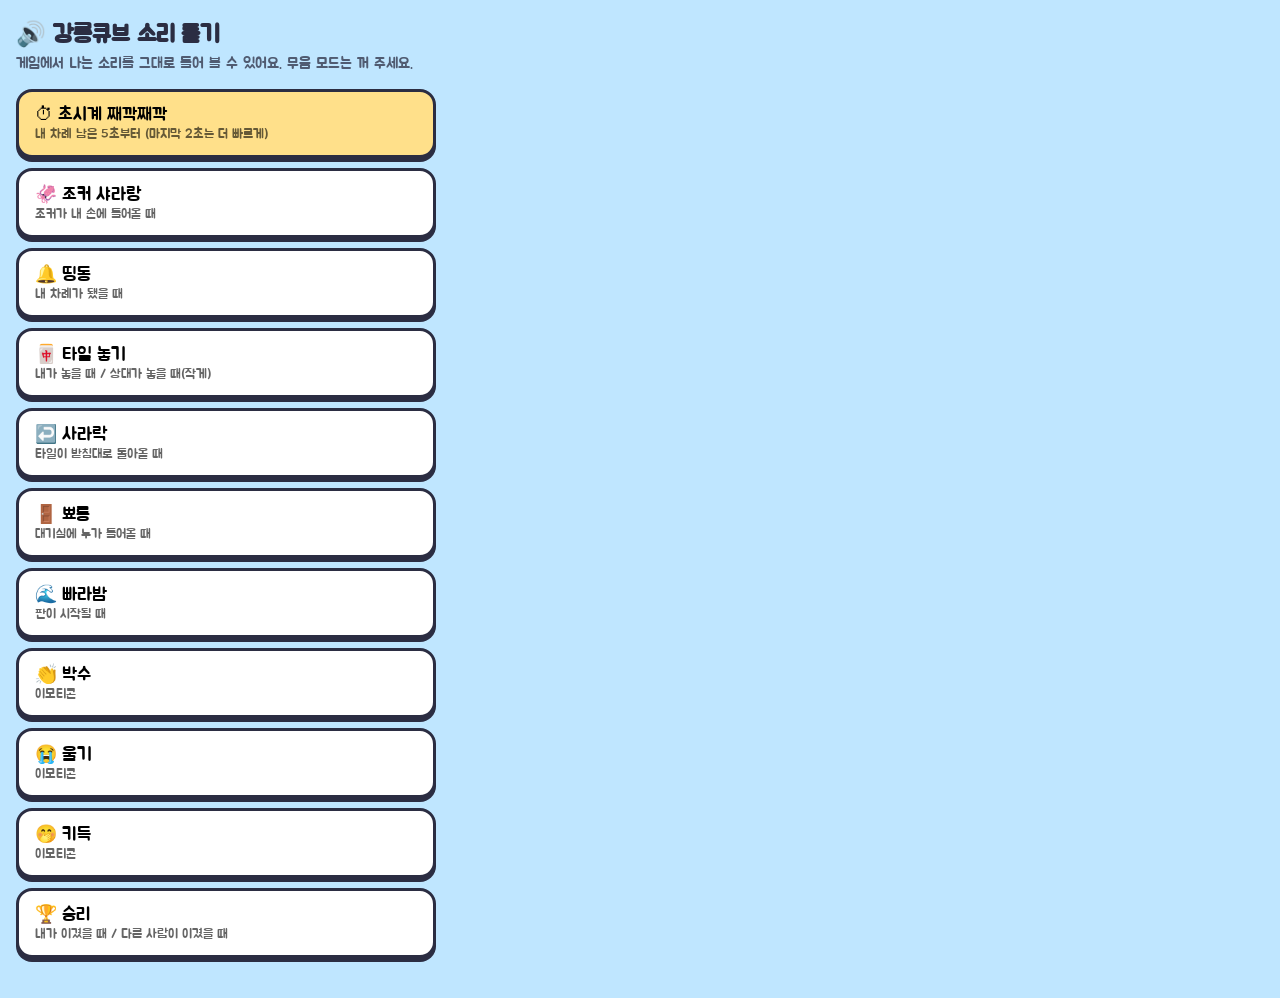
<file: sounds.html>
<!doctype html>
<html lang="ko">
<head>
<meta charset="utf-8">
<meta name="viewport" content="width=device-width, initial-scale=1">
<title>강릉큐브 소리 듣기</title>
<link rel="stylesheet" href="https://fonts.googleapis.com/css2?family=Jua&display=swap">
<style>
  body { margin: 0; padding: 20px 16px 40px; font-family: 'Jua', sans-serif; background: #bfe6ff; color: #2b2d42; }
  h1 { font-size: 24px; margin: 0 0 4px; }
  p { margin: 0 0 16px; font-size: 15px; opacity: 0.75; }
  .list { display: grid; gap: 10px; max-width: 420px; }
  button {
    font: inherit; font-size: 18px; text-align: left; padding: 12px 16px; cursor: pointer;
    background: #fff; border: 3px solid #2b2d42; border-radius: 16px; box-shadow: 0 4px 0 #2b2d42;
  }
  button small { display: block; font-size: 13px; opacity: 0.6; }
  button:active { transform: translateY(3px); box-shadow: 0 1px 0 #2b2d42; }
  button.main { background: #ffe08a; }
</style>
</head>
<body>
<h1>🔊 강릉큐브 소리 듣기</h1>
<p>게임에서 나는 소리를 그대로 들어 볼 수 있어요. 무음 모드는 꺼 주세요.</p>
<div class="list">
  <button class="main" data-s="clock">⏱ 초시계 째깍째깍<small>내 차례 남은 5초부터 (마지막 2초는 더 빠르게)</small></button>
  <button data-s="shimmer">🦑 조커 샤라랑<small>조커가 내 손에 들어올 때</small></button>
  <button data-s="bell">🔔 띵동<small>내 차례가 됐을 때</small></button>
  <button data-s="place">🀄 타일 놓기<small>내가 놓을 때 / 상대가 놓을 때(작게)</small></button>
  <button data-s="collect">↩️ 사라락<small>타일이 받침대로 돌아올 때</small></button>
  <button data-s="join">🚪 뾰롱<small>대기실에 누가 들어올 때</small></button>
  <button data-s="start">🌊 빠라밤<small>판이 시작될 때</small></button>
  <button data-s="clap">👏 박수<small>이모티콘</small></button>
  <button data-s="cry">😭 울기<small>이모티콘</small></button>
  <button data-s="giggle">🤭 키득<small>이모티콘</small></button>
  <button data-s="win">🏆 승리<small>내가 이겼을 때 / 다른 사람이 이겼을 때</small></button>
</div>
<script type="module">
  import * as S from './js/sound.js?v=preview5';
  let stop = () => {};
  const play = {
    clock: () => { stop(); stop = S.startClock(5000); },
    shimmer: () => S.playShimmer(),
    bell: () => S.playTurnBell(),
    place: () => { S.playTile('place'); setTimeout(() => S.playTile('opp'), 500); },
    collect: () => S.playCollect(4),
    join: () => S.playJoin(),
    start: () => S.playStart(),
    clap: () => S.playEmote('clap'),
    cry: () => S.playEmote('cry'),
    giggle: () => S.playEmote('giggle'),
    win: () => { S.playWin(true); setTimeout(() => S.playWin(false), 2200); },
  };
  document.querySelector('.list').addEventListener('click', (e) => {
    const b = e.target.closest('button');
    if (!b) return;
    // 휴대폰은 첫 터치 때 소리 장치가 켜지는 데 잠깐 걸려서, 켜진 뒤에 재생
    S.whenReady().then(play[b.dataset.s]);
  });
</script>
</body>
</html>
</file>
